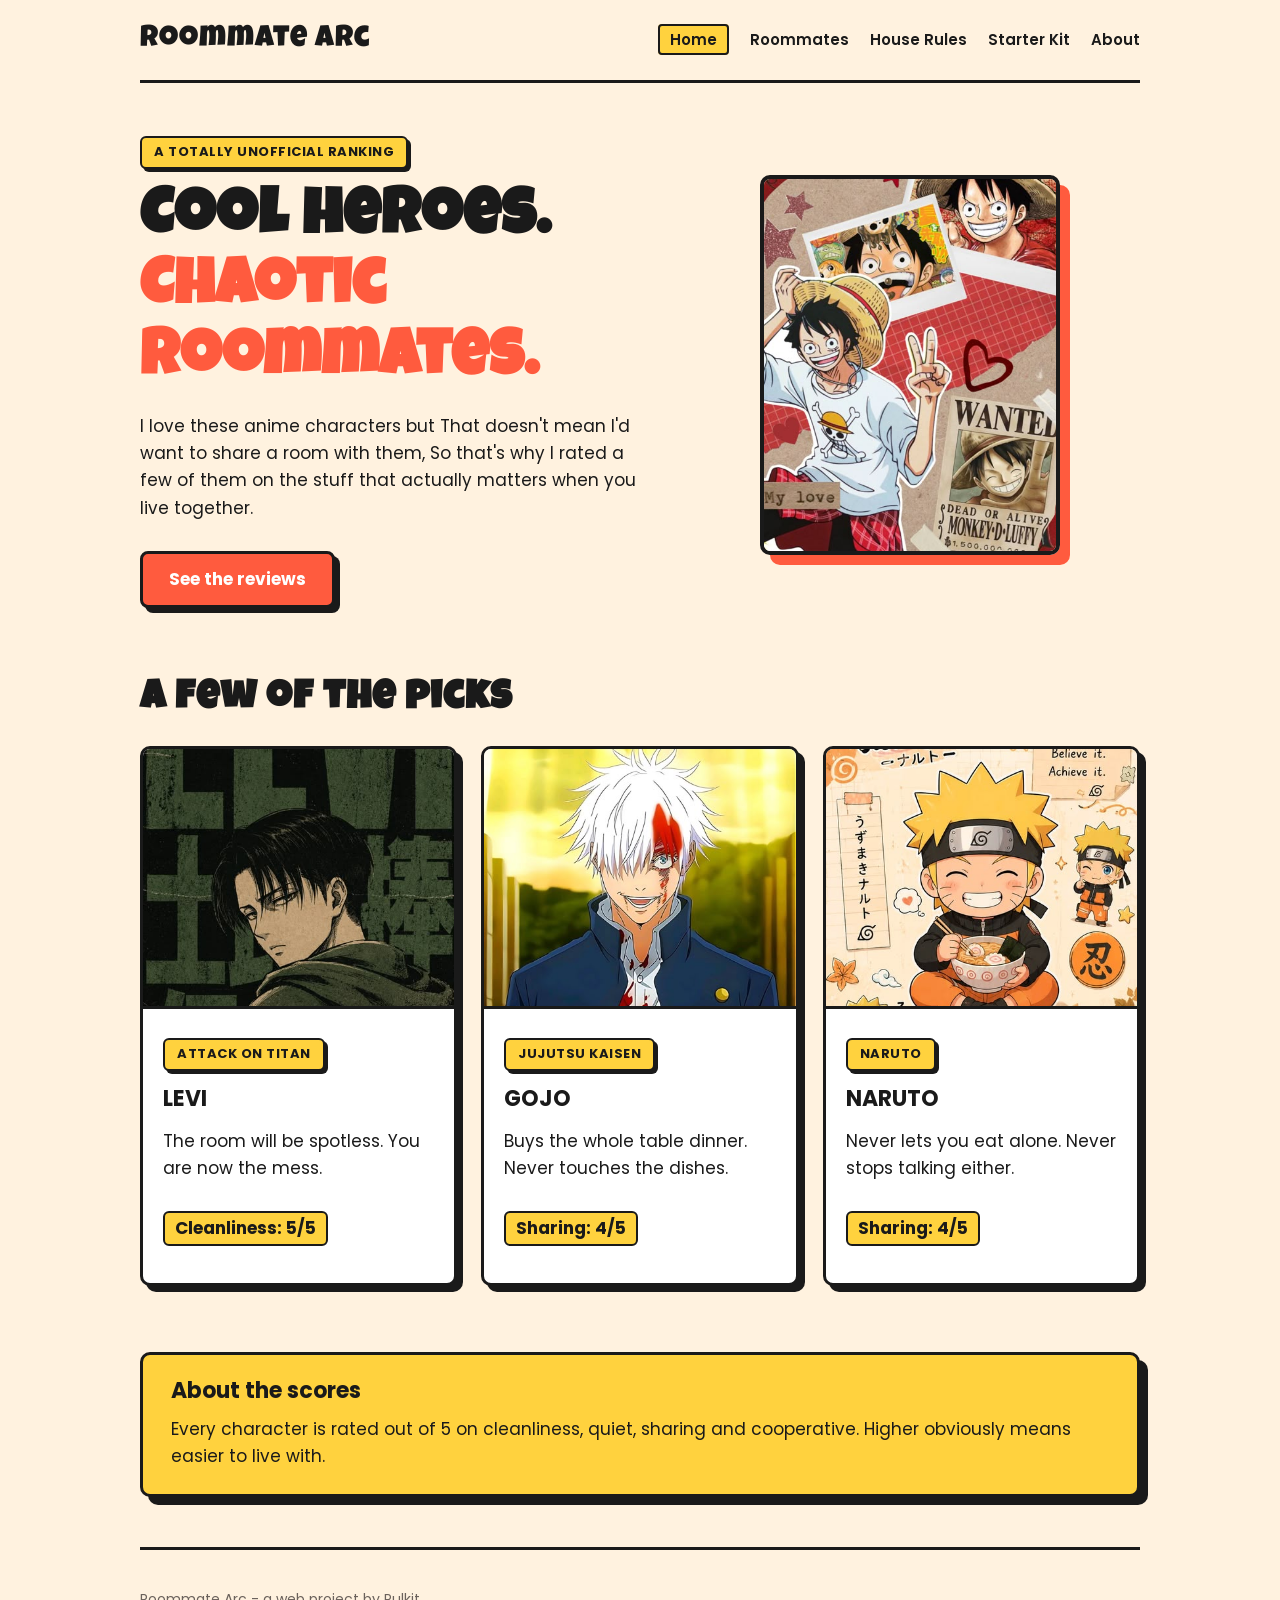
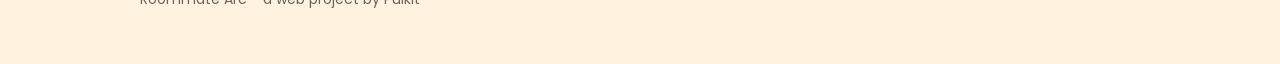
<file: index.html>
<!DOCTYPE html>
<html lang="en">
<head>
  <meta charset="UTF-8">
  <meta name="viewport" content="width=device-width, initial-scale=1.0">
  <title>Roommate Arc</title>
  <link rel="preconnect" href="https://fonts.googleapis.com">
  <link href="https://fonts.googleapis.com/css2?family=Luckiest+Guy&family=Poppins:wght@400;600;700&display=swap" rel="stylesheet">
  <link rel="stylesheet" href="style.css">
</head>
<body>

  <div class="navbar container">
    <a class="logo" href="index.html">Roommate Arc</a>
    <nav class="menu">
      <a class="active" href="index.html">Home</a>
      <a href="roommates.html">Roommates</a>
      <a href="rules.html">House Rules</a>
      <a href="starter-kit.html">Starter Kit</a>
      <a href="about.html">About</a>
    </nav>
  </div>

  <div class="container">

    <section class="hero">
      <div class="herotext">
        <p class="tag">A totally unofficial ranking</p>
        <h1>Cool heroes.<br><span class="highlight">Chaotic roommates.</span></h1>
        <p>I love these anime characters but That doesn't mean I'd want to share a room with them, So that's why I rated a few of them on the stuff that actually matters when you live together.</p>
        <a class="btn" href="roommates.html">See the reviews</a>
      </div>
      <div class="hero-img">
        <img src="assets/luffy.jpg" alt="Monkey D. Luffy">
      </div>
    </section>

    <section class="section">
      <h2 class="title">A few of the picks</h2>
      <div class="cards">
        <a class="card" href="roommates.html">
          <img class="photo" src="assets/levi.jpg" alt="Levi Ackerman">
          <div class="cardtext">
            <p class="tag">Attack on Titan</p>
            <h3>Levi</h3>
            <p>The room will be spotless. You are now the mess.</p>
            <p class="score">Cleanliness: 5/5</p>
          </div>
        </a>
        <a class="card" href="roommates.html">
          <img class="photo" src="assets/gojo.jpg" alt="Satoru Gojo">
          <div class="cardtext">
            <p class="tag">Jujutsu Kaisen</p>
            <h3>Gojo</h3>
            <p>Buys the whole table dinner. Never touches the dishes.</p>
            <p class="score">Sharing: 4/5</p>
          </div>
        </a>
        <a class="card" href="roommates.html">
          <img class="photo" src="assets/naruto.jpg" alt="Naruto Uzumaki">
          <div class="cardtext">
            <p class="tag">Naruto</p>
            <h3>Naruto</h3>
            <p>Never lets you eat alone. Never stops talking either.</p>
            <p class="score">Sharing: 4/5</p>
          </div>
        </a>
      </div>
    </section>

    <div class="note">
      <h3>About the scores</h3>
      <p>Every character is rated out of 5 on cleanliness, quiet, sharing and cooperative. Higher obviously means easier to live with.</p>
    </div>

  </div>

  <footer class="footer container">
    <p>Roommate Arc - a web project by Pulkit</p>
  </footer>

</body>
</html>
</file>
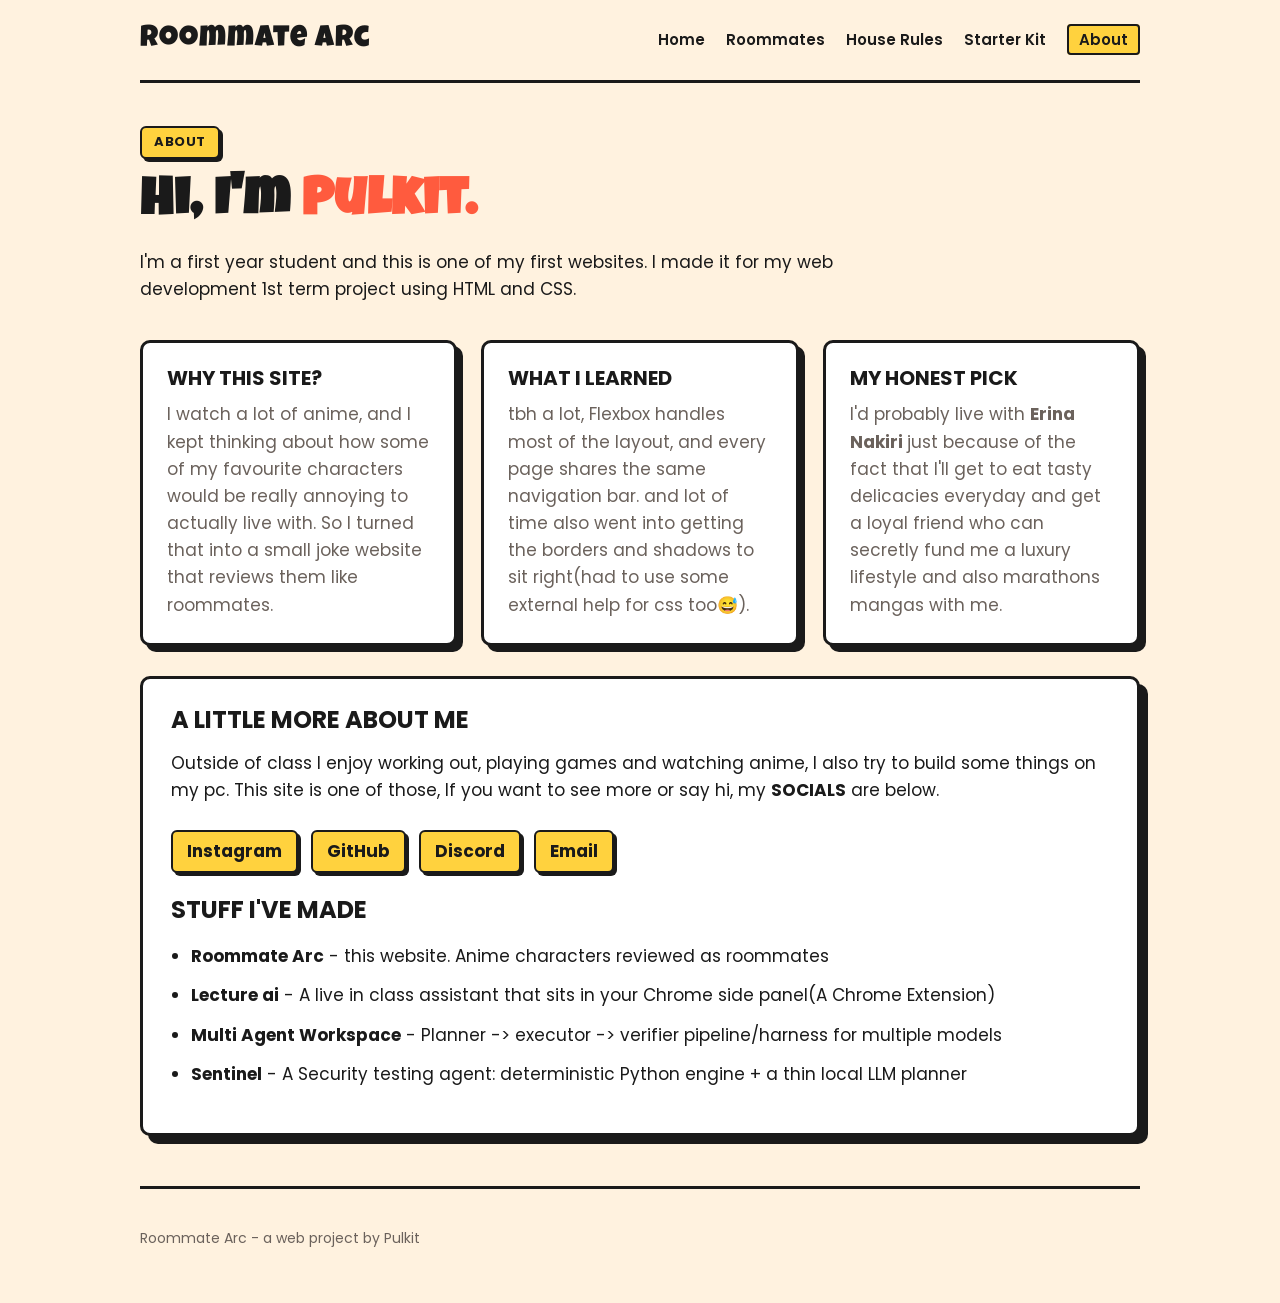
<file: about.html>
<!DOCTYPE html>
<html lang="en">
<head>
  <meta charset="UTF-8">
  <meta name="viewport" content="width=device-width, initial-scale=1.0">
  <title>About - Roommate Arc</title>
  <link rel="preconnect" href="https://fonts.googleapis.com">
  <link href="https://fonts.googleapis.com/css2?family=Luckiest+Guy&family=Poppins:wght@400;600;700&display=swap" rel="stylesheet">
  <link rel="stylesheet" href="style.css">
</head>
<body>

  <div class="navbar container">
    <a class="logo" href="index.html">Roommate Arc</a>
    <nav class="menu">
      <a href="index.html">Home</a>
      <a href="roommates.html">Roommates</a>
      <a href="rules.html">House Rules</a>
      <a href="starter-kit.html">Starter Kit</a>
      <a class="active" href="about.html">About</a>
    </nav>
  </div>

  <div class="container">

    <div class="intro">
      <p class="tag">About</p>
      <h1>Hi, I'm <span class="highlight">Pulkit.</span></h1>
      <p>I'm a first year student and this is one of my first websites. I made it for my web development 1st term project using HTML and CSS.</p>
    </div>

    <div class="about">
      <div class="infobox">
        <h2>Why this site?</h2>
        <p>I watch a lot of anime, and I kept thinking about how some of my favourite characters would be really annoying to actually live with. So I turned that into a small joke website that reviews them like roommates.</p>
      </div>
      <div class="infobox">
        <h2>What I learned</h2>
        <p>tbh a lot, Flexbox handles most of the layout, and every page shares the same navigation bar. and lot of time also went into getting the borders and shadows to sit right(had to use some external help for css too😅).</p>
      </div>
      <div class="infobox">
        <h2>My honest pick</h2>
        <p>I'd probably live with <b>Erina Nakiri </b>just because of the fact that I'll get to eat tasty delicacies everyday and get a loyal friend who can secretly fund me a luxury lifestyle and also marathons mangas with me.</p>
      </div>
    </div>

    <div class="me">
      <h2>A little more about me</h2>
      <p>Outside of class I enjoy working out, playing games and watching anime, I also try to build some things on my pc. This site is one of those, If you want to see more or say hi, my <b>SOCIALS</b> are below.</p>

      <div class="socials">
        <a href="https://www.instagram.com/ok_pulkit/">Instagram</a>
        <a href="https://github.com/0Pulkit0">GitHub</a>
        <a href="https://discord.com/users/1361421398366621918">Discord</a>
        <a href="mailto: pulkitmittal0123@gmail.com">Email</a>
      </div>

      <h2 style="margin-top: 24px;">Stuff I've made</h2>
      <ul class="projects">
        <li><b>Roommate Arc</b> - this website. Anime characters reviewed as roommates</li>
        <li><b>Lecture ai</b> - A live in class assistant that sits in your Chrome side panel(A Chrome Extension)</li>
        <li><b>Multi Agent Workspace</b> - Planner -> executor -> verifier pipeline/harness for multiple models</li>
        <li><b>Sentinel</b> - A Security testing agent: deterministic Python engine + a thin local LLM planner</li>
      </ul>
    </div>

  </div>

  <footer class="footer container">
    <p>Roommate Arc - a web project by Pulkit</p>
  </footer>

</body>
</html>
</file>
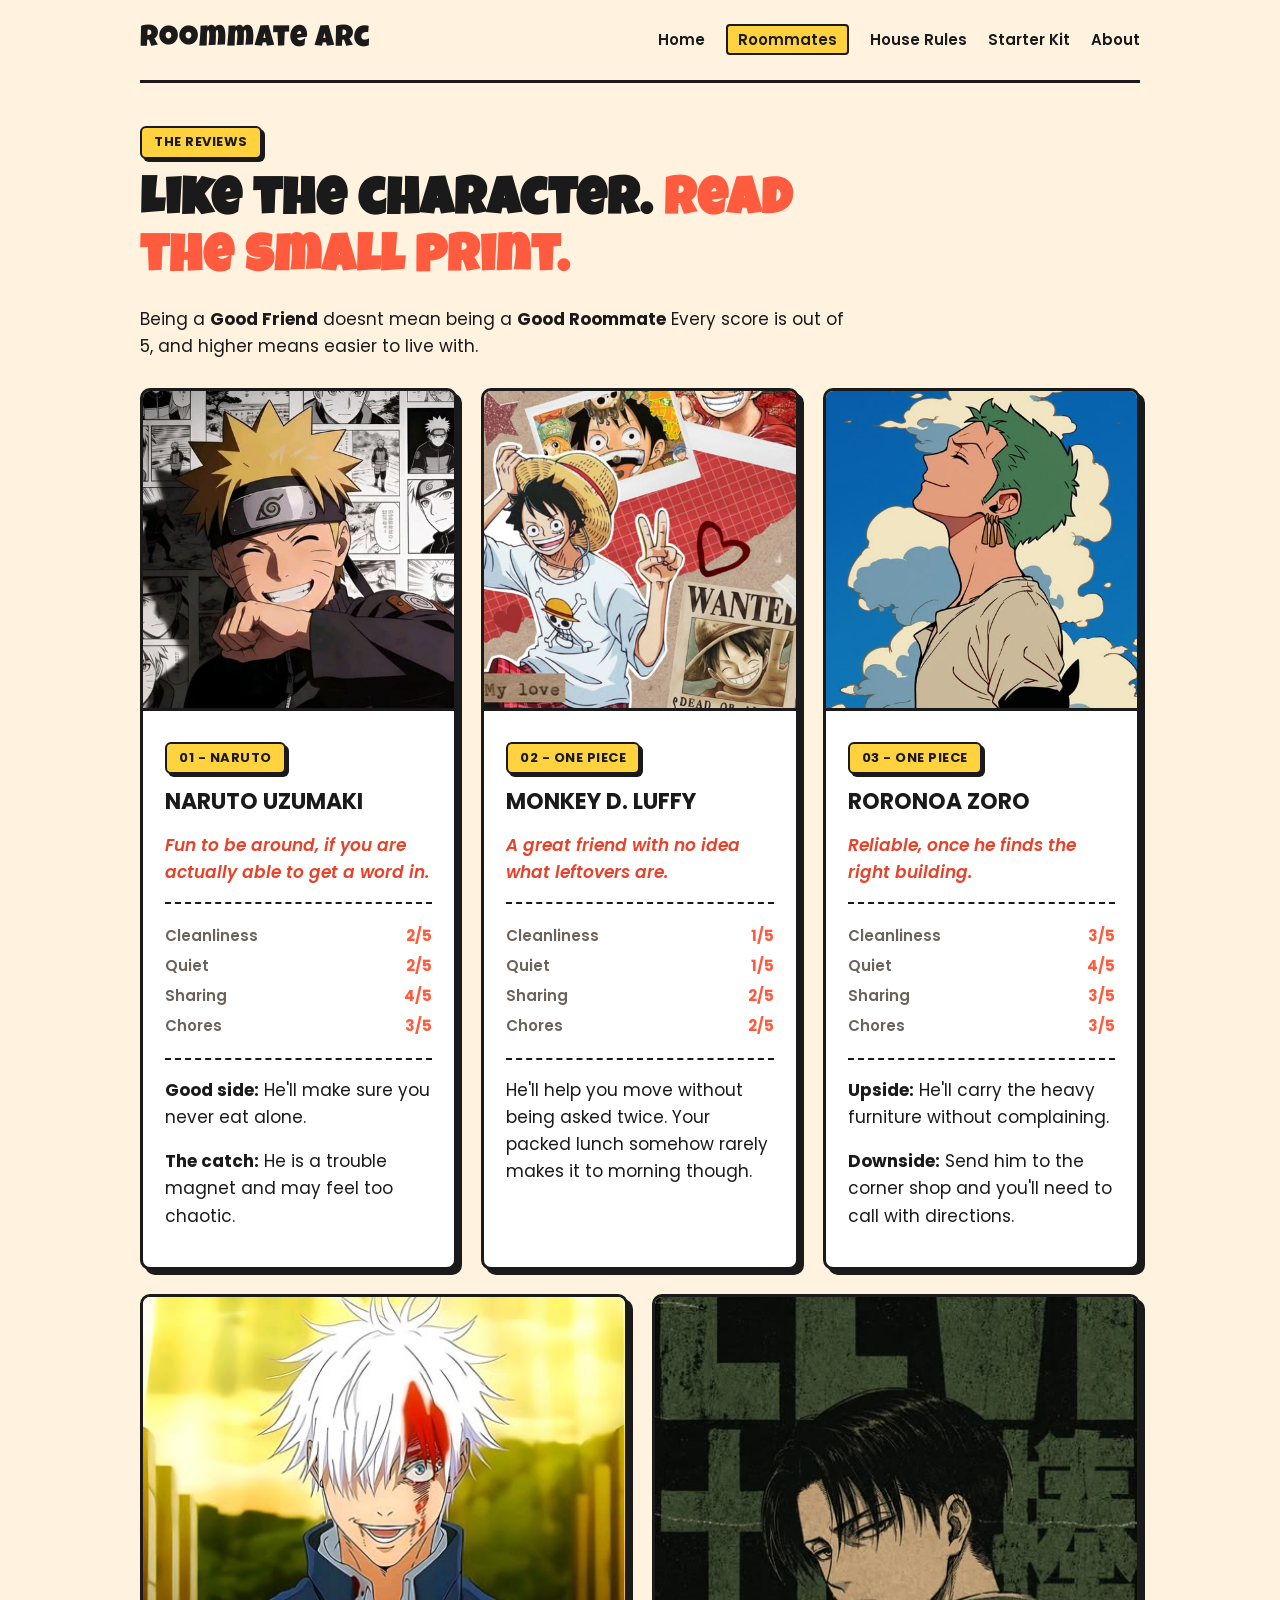
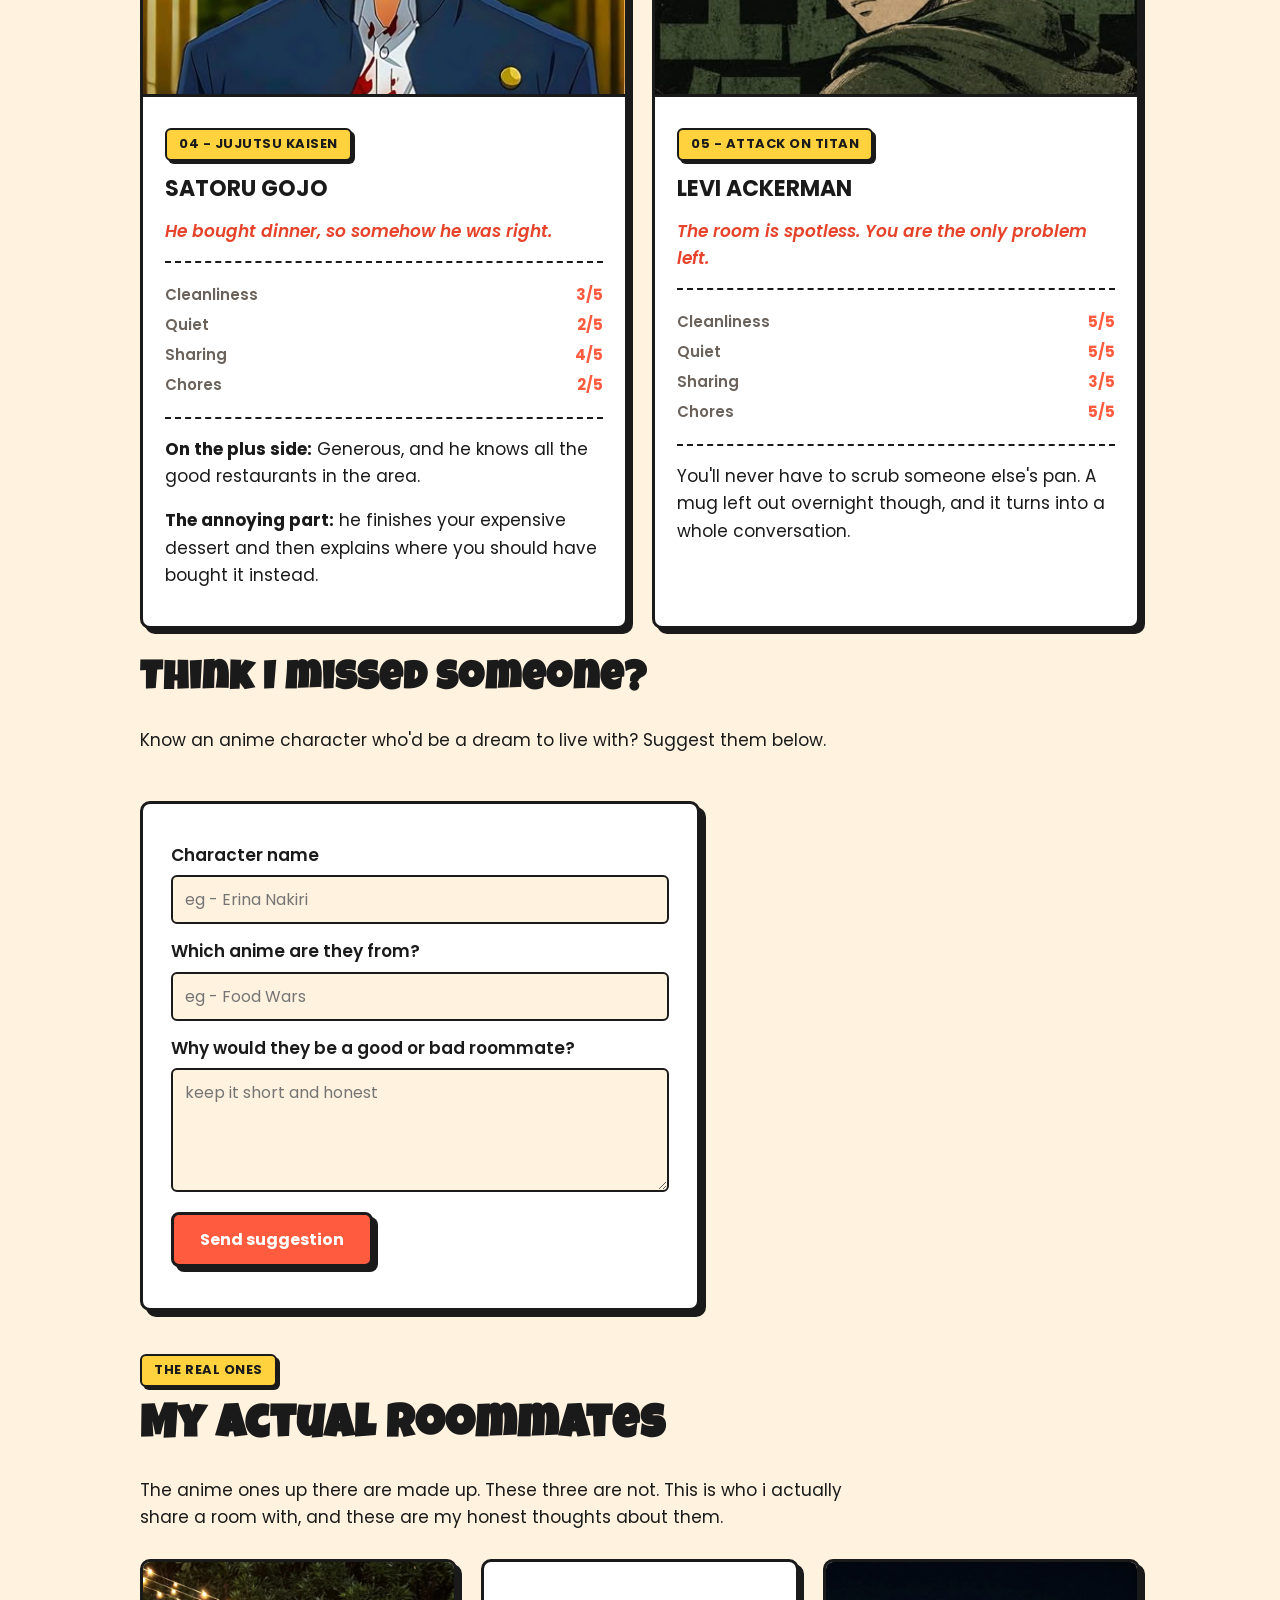
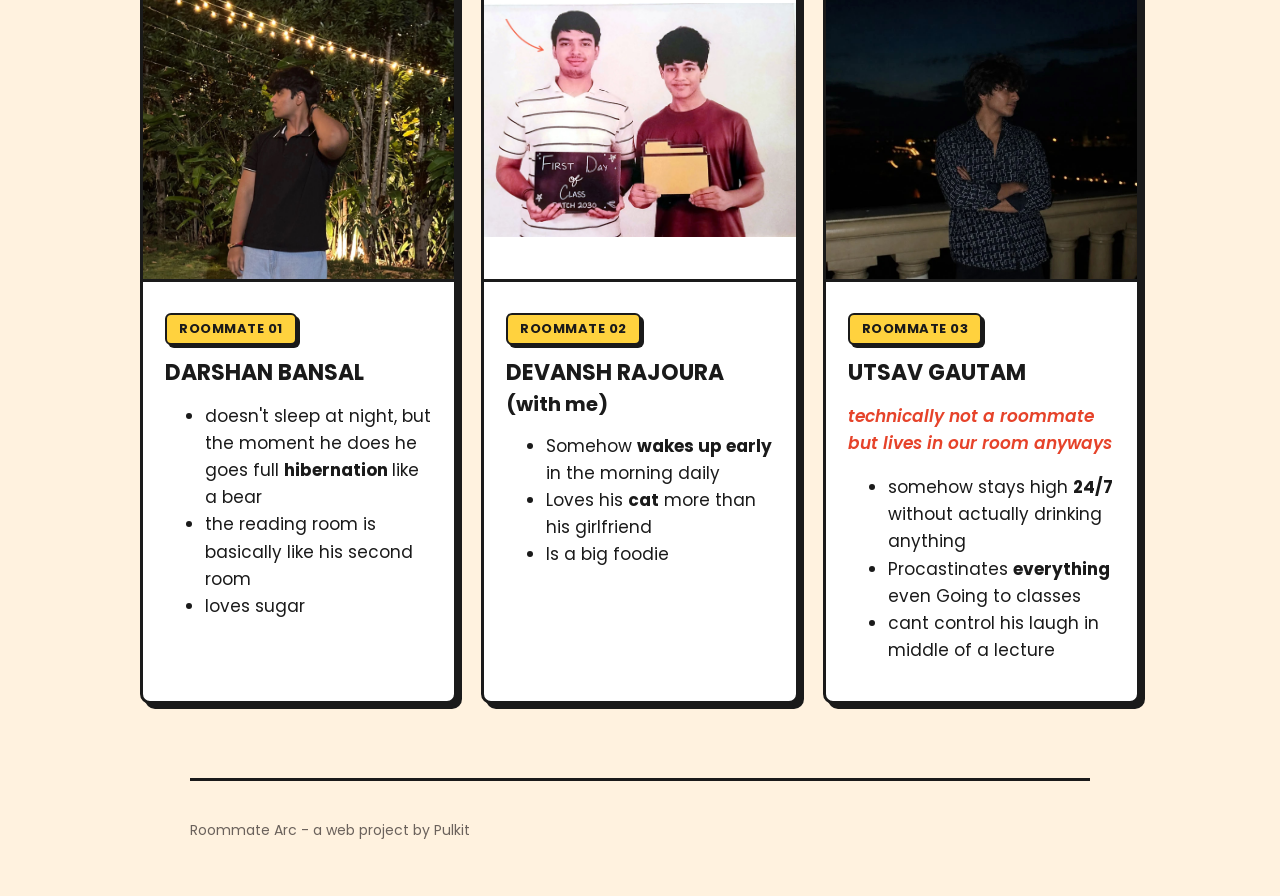
<file: roommates.html>
<!DOCTYPE html>
<html lang="en">
<head>
  <meta charset="UTF-8">
  <meta name="viewport" content="width=device-width, initial-scale=1.0">
  <title>Roommates - Roommate Arc</title>
  <link rel="preconnect" href="https://fonts.googleapis.com">
  <link href="https://fonts.googleapis.com/css2?family=Luckiest+Guy&family=Poppins:wght@400;600;700&display=swap" rel="stylesheet">
  <link rel="stylesheet" href="style.css">
</head>
<body>

  <div class="navbar container">
    <a class="logo" href="index.html">Roommate Arc</a>
    <nav class="menu">
      <a href="index.html">Home</a>
      <a class="active" href="roommates.html">Roommates</a>
      <a href="rules.html">House Rules</a>
      <a href="starter-kit.html">Starter Kit</a>
      <a href="about.html">About</a>
    </nav>
  </div>

  <div class="container">

    <div class="intro">
      <p class="tag">The reviews </p>
      <h1>Like the character. <span class="highlight">Read the small print.</span></h1>
      <p>Being a <b>Good Friend</b> doesnt mean being a <b>Good Roommate</b> Every score is out of 5, and higher means easier to live with.</p>
    </div>

    <div class="reviews">

      <div class="review">
        <img class="photo" src="assets/naruto2.jpg" alt="Naruto Uzumaki" style="object-position: top;">
        <div class="reviewbox">
          <p class="tag">01 - Naruto</p>
          <h2>Naruto Uzumaki</h2>
          <p class="verdict">Fun to be around, if you are actually able to get a word in.</p>
          <div class="ratings">
            <p class="rating"><span>Cleanliness</span><span>2/5</span></p>
            <p class="rating"><span>Quiet</span><span>2/5</span></p>
            <p class="rating"><span>Sharing</span><span>4/5</span></p>
            <p class="rating"><span>Chores</span><span>3/5</span></p>
          </div>
          <p><b>Good side:</b> He'll make sure you never eat alone.</p>
          <p><b>The catch:</b> He is a trouble magnet and may feel too chaotic.</p>
        </div>
      </div>

      <div class="review">
        <img class="photo" src="assets/luffy.jpg" alt="Monkey D. Luffy">
        <div class="reviewbox">
          <p class="tag">02 - One Piece</p>
          <h2>Monkey D. Luffy</h2>
          <p class="verdict">A great friend with no idea what leftovers are.</p>
          <div class="ratings">
            <p class="rating"><span>Cleanliness</span><span>1/5</span></p>
            <p class="rating"><span>Quiet</span><span>1/5</span></p>
            <p class="rating"><span>Sharing</span><span>2/5</span></p>
            <p class="rating"><span>Chores</span><span>2/5</span></p>
          </div>
          <p>He'll help you move without being asked twice. Your packed lunch somehow rarely makes it to morning though.</p>
        </div>
      </div>

      <div class="review">
        <img class="photo" src="assets/zoro.jpg" alt="Roronoa Zoro">
        <div class="reviewbox">
          <p class="tag">03 - One Piece</p>
          <h2>Roronoa Zoro</h2>
          <p class="verdict">Reliable, once he finds the right building.</p>
          <div class="ratings">
            <p class="rating"><span>Cleanliness</span><span>3/5</span></p>
            <p class="rating"><span>Quiet</span><span>4/5</span></p>
            <p class="rating"><span>Sharing</span><span>3/5</span></p>
            <p class="rating"><span>Chores</span><span>3/5</span></p>
          </div>
          <p><b>Upside:</b> He'll carry the heavy furniture without complaining.</p>
          <p><b>Downside:</b> Send him to the corner shop and you'll need to call with directions.</p>
        </div>
      </div>

      <div class="review">
        <img class="photo" src="assets/gojo.jpg" alt="Satoru Gojo" style="height: 400px;">
        <div class="reviewbox">
          <p class="tag">04 - Jujutsu Kaisen</p>
          <h2>Satoru Gojo</h2>
          <p class="verdict">He bought dinner, so somehow he was right.</p>
          <div class="ratings">
            <p class="rating"><span>Cleanliness</span><span>3/5</span></p>
            <p class="rating"><span>Quiet</span><span>2/5</span></p>
            <p class="rating"><span>Sharing</span><span>4/5</span></p>
            <p class="rating"><span>Chores</span><span>2/5</span></p>
          </div>
          <p><b>On the plus side:</b> Generous, and he knows all the good restaurants in the area.</p>
          <p><b>The annoying part:</b> he finishes your expensive dessert and then explains where you should have bought it instead.</p>
        </div>
      </div>

      <div class="review">
        <img class="photo" src="assets/levi.jpg" alt="Levi Ackerman" style="height: 400px;">
        <div class="reviewbox">
          <p class="tag">05 - Attack on Titan</p>
          <h2>Levi Ackerman</h2>
          <p class="verdict">The room is spotless. You are the only problem left.</p>
          <div class="ratings">
            <p class="rating"><span>Cleanliness</span><span>5/5</span></p>
            <p class="rating"><span>Quiet</span><span>5/5</span></p>
            <p class="rating"><span>Sharing</span><span>3/5</span></p>
            <p class="rating"><span>Chores</span><span>5/5</span></p>
          </div>
          <p>You'll never have to scrub someone else's pan. A mug left out overnight though, and it turns into a whole conversation.</p>
        </div>
      </div>

    </div>

    <div class="intro">
      <h2 class="title">Think I missed someone?</h2>
      <p>Know an anime character who'd be a dream to live with? Suggest them below.</p>
    </div>

    <form class="form" id="suggestForm">
      <input type="hidden" name="_subject" value="New roommate suggestion!">

      <label for="name">Character name</label>
      <input type="text" id="name" name="name" placeholder="eg - Erina Nakiri" required>

      <label for="anime">Which anime are they from?</label>
      <input type="text" id="anime" name="anime" placeholder="eg - Food Wars" required>

      <label for="why">Why would they be a good or bad roommate?</label>
      <textarea id="why" name="why" rows="4" placeholder="keep it short and honest" required></textarea>

      <button type="submit" class="btn">Send suggestion</button>
      <p id="formMsg" class="formmsg"></p>
    </form>

    <div class="intro">
      <p class="tag">the real ones</p>
      <h2 class="title" style="font-size: 46px;">My actual roommates</h2>
      <p>The anime ones up there are made up. These three are not. This is who i actually share a room with, and these are my honest thoughts about them.</p>
    </div>

    <div class="reviews">

      <div class="review">
        <img class="photo" src="assets/darshan.jpg" alt="Darshan Bansal" style="object-position: auto;">
        <div class="reviewbox">
          <p class="tag">Roommate 01</p>
          <h2>Darshan Bansal</h2>
          <ul>
            <li>doesn't sleep at night, but the moment he does he goes full <b> hibernation </b> like a bear</li>
            <li>the reading room is basically like his second room</li>
            <li>loves sugar</li>
          </ul>
        </div>
      </div>

      <div class="review">
        <img class="photo" src="assets/devansh.jpg" alt="Devansh Rajoura" style="object-fit: contain;">
        <div class="reviewbox">
          <p class="tag">Roommate 02</p>
          <h2>Devansh Rajoura</h2><h3>(with me)</h3>
          <ul>
            <li>Somehow <b>wakes up early </b> in the morning daily</li>
            <li>Loves his <b>cat</b> more than his girlfriend</li>
            <li>Is a big foodie</li>
          </ul>
        </div>
      </div>

      <div class="review">
        <img class="photo" src="assets/utsav.jpg" alt="Utsav Gautam" style="object-position: center 30%;">
        <div class="reviewbox">
          <p class="tag">Roommate 03</p>
          <h2>Utsav Gautam</h2>
          <p class="verdict">technically not a roommate but lives in our room anyways</p>
          <ul>
            <li>somehow stays high <b> 24/7 </b> without actually drinking anything</li>
            <li>Procastinates <b> everything </b> even Going to classes</li>
            <li>cant control his laugh in middle of a lecture</li>
          </ul>
        </div>
      </div>

  <footer class="footer container">
    <p>Roommate Arc - a web project by Pulkit</p>
  </footer>

  <script>
    const form = document.getElementById("suggestForm");
    const msg = document.getElementById("formMsg");

    form.addEventListener("submit", function (e) {
      e.preventDefault();

      const data = new FormData(form);

      fetch("https://formsubmit.co/ajax/pulkitmittal0123@gmail.com", {
        method: "POST",
        body: data
      })
        .then(function (res) {
          return res.json();
        })
        .then(function (data) {
          if (data.success === "true" || data.success === true) {
            form.reset();
            msg.textContent = "Thanks! Your suggestion has been sent.";
          } else {
            msg.textContent = "Something went wrong, please try again.";
          }
        })
        .catch(function () {
          msg.textContent = "Something went wrong, please try again.";
        });
    });
  </script>

</body>
</html>
</file>
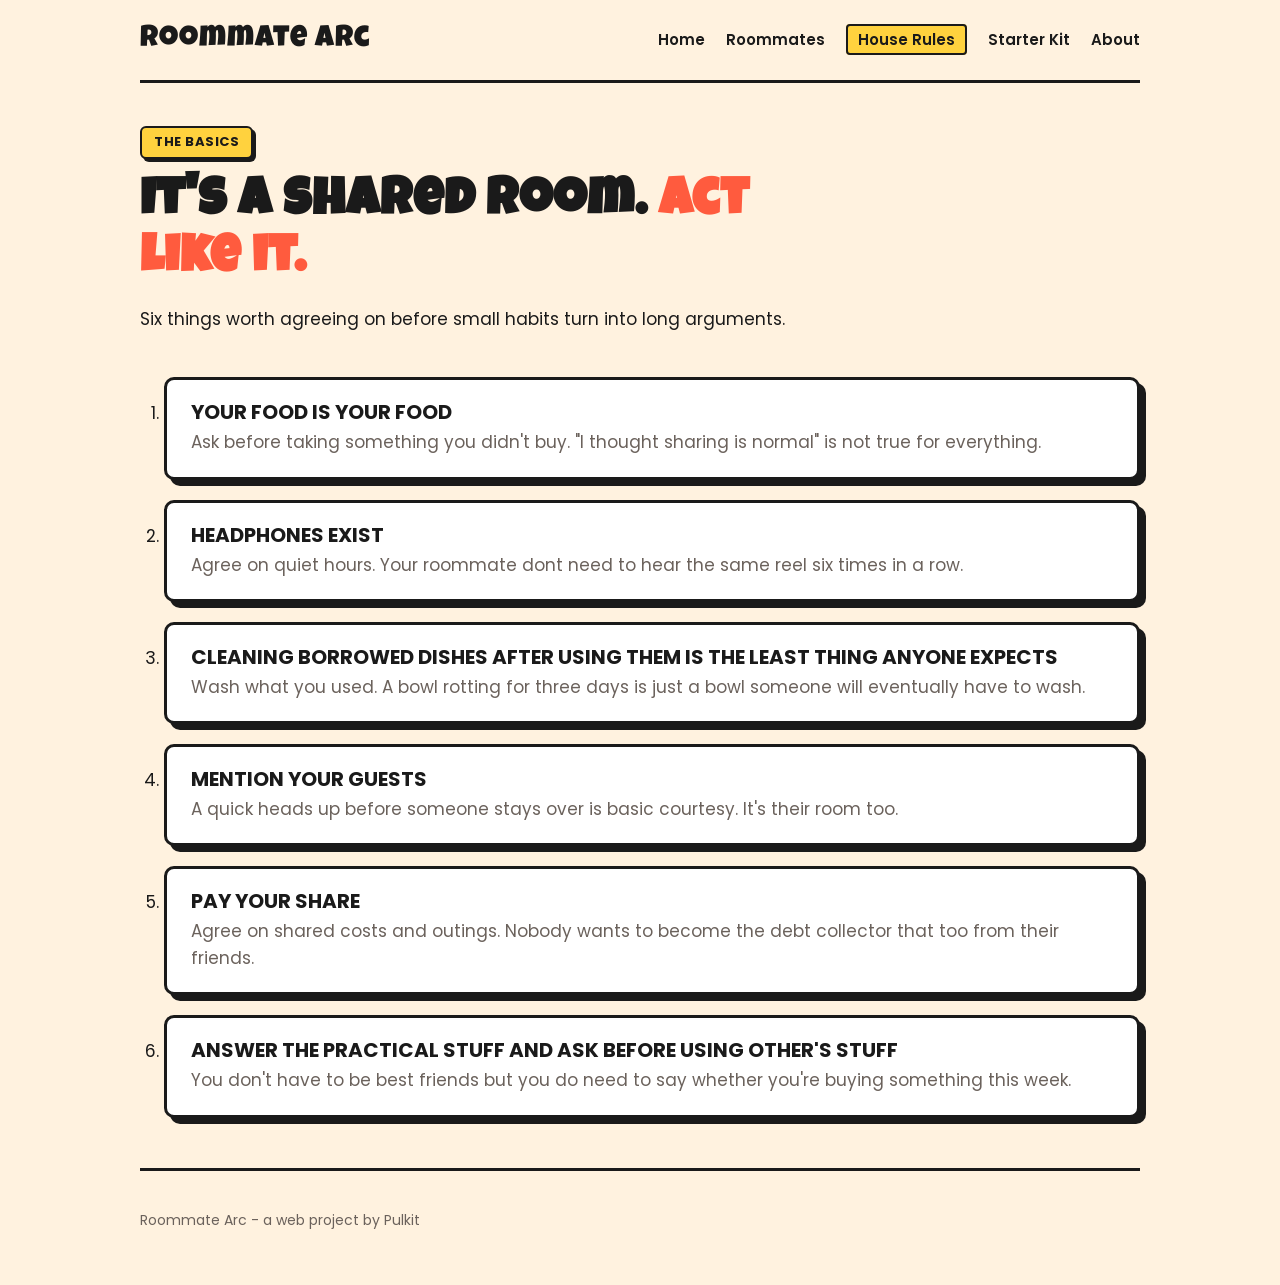
<file: rules.html>
<!DOCTYPE html>
<html lang="en">
<head>
  <meta charset="UTF-8">
  <meta name="viewport" content="width=device-width, initial-scale=1.0">
  <title>House Rules - Roommate Arc</title>
  <link rel="preconnect" href="https://fonts.googleapis.com">
  <link href="https://fonts.googleapis.com/css2?family=Luckiest+Guy&family=Poppins:wght@400;600;700&display=swap" rel="stylesheet">
  <link rel="stylesheet" href="style.css">
</head>
<body>

  <div class="navbar container">
    <a class="logo" href="index.html">Roommate Arc</a>
    <nav class="menu">
      <a href="index.html">Home</a>
      <a href="roommates.html">Roommates</a>
      <a class="active" href="rules.html">House Rules</a>
      <a href="starter-kit.html">Starter Kit</a>
      <a href="about.html">About</a>
    </nav>
  </div>

  <div class="container">

    <div class="intro">
      <p class="tag">The basics</p>
      <h1>It's a shared room. <span class="highlight">Act like it.</span></h1>
      <p>Six things worth agreeing on before small habits turn into long arguments.</p>
    </div>

    <ol class="rules">
      <li>
        <h2>Your food is your food</h2>
        <p>Ask before taking something you didn't buy. "I thought sharing is normal" is not true for everything.</p>
      </li>
      <li>
        <h2>Headphones exist</h2>
        <p>Agree on quiet hours. Your roommate dont need to hear the same reel six times in a row.</p>
      </li>
      <li>
        <h2>Cleaning borrowed dishes after using them is the least thing anyone expects</h2>
        <p>Wash what you used. A bowl rotting for three days is just a bowl someone will eventually have to wash.</p>
      </li>
      <li>
        <h2>Mention your guests</h2>
        <p>A quick heads up before someone stays over is basic courtesy. It's their room too.</p>
      </li>
      <li>
        <h2>Pay your share</h2>
        <p>Agree on shared costs and outings. Nobody wants to become the debt collector that too from their friends.</p>
      </li>
      <li>
        <h2>Answer the practical stuff and Ask before using other's stuff</h2>
        <p>You don't have to be best friends but you do need to say whether you're buying something this week.</p>
      </li>
    </ol>

  </div>

  <footer class="footer container">
    <p>Roommate Arc - a web project by Pulkit</p>
  </footer>

</body>
</html>
</file>
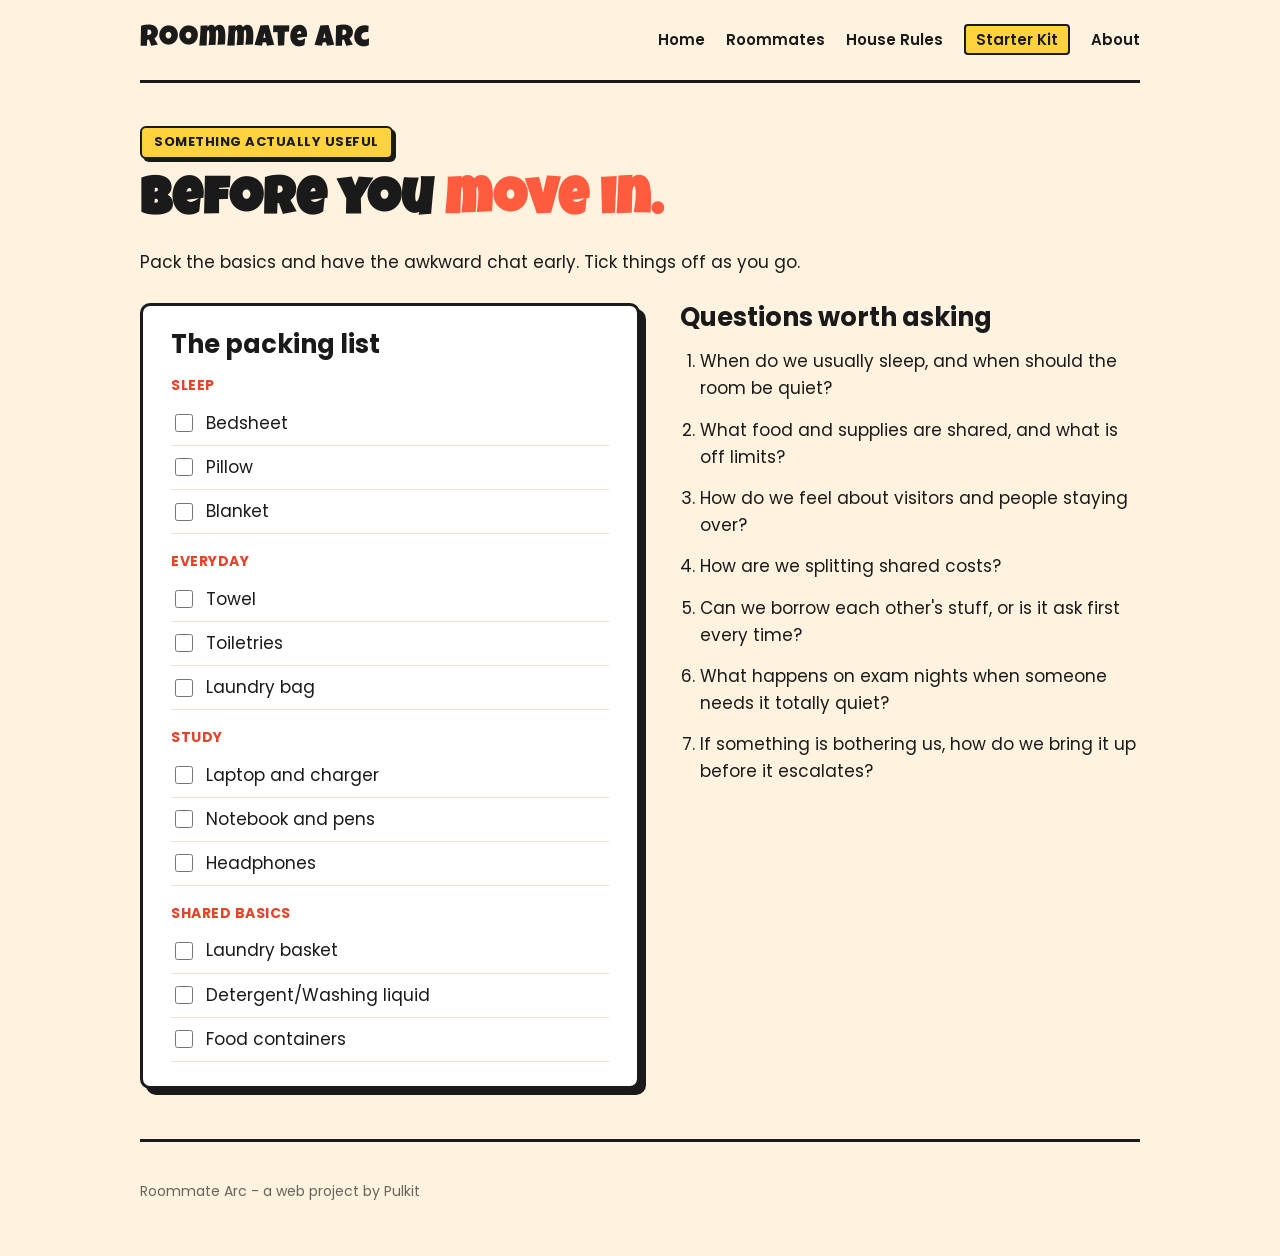
<file: starter-kit.html>
<!DOCTYPE html>
<html lang="en">
<head>
  <meta charset="UTF-8">
  <meta name="viewport" content="width=device-width, initial-scale=1.0">
  <title>Starter Kit - Roommate Arc</title>
  <link rel="preconnect" href="https://fonts.googleapis.com">
  <link href="https://fonts.googleapis.com/css2?family=Luckiest+Guy&family=Poppins:wght@400;600;700&display=swap" rel="stylesheet">
  <link rel="stylesheet" href="style.css">
</head>
<body>

  <div class="navbar container">
    <a class="logo" href="index.html">Roommate Arc</a>
    <nav class="menu">
      <a href="index.html">Home</a>
      <a href="roommates.html">Roommates</a>
      <a href="rules.html">House Rules</a>
      <a class="active" href="starter-kit.html">Starter Kit</a>
      <a href="about.html">About</a>
    </nav>
  </div>

  <div class="container">

    <div class="intro">
      <p class="tag">Something actually useful</p>
      <h1>Before you <span class="highlight">move in.</span></h1>
      <p>Pack the basics and have the awkward chat early. Tick things off as you go.</p>
    </div>

    <div class="kit">

      <div class="checklist">
        <h2>The packing list</h2>

        <h3>Sleep</h3>
        <label><input type="checkbox" id="bedsheet"> Bedsheet</label>
        <label><input type="checkbox" id="pillow"> Pillow</label>
        <label><input type="checkbox" id="blanket"> Blanket</label>

        <h3>Everyday</h3>
        <label><input type="checkbox" id="towel"> Towel</label>
        <label><input type="checkbox" id="toiletries"> Toiletries</label>
        <label><input type="checkbox" id="laundrybag"> Laundry bag</label>

        <h3>Study</h3>
        <label><input type="checkbox" id="laptop"> Laptop and charger</label>
        <label><input type="checkbox" id="notebook"> Notebook and pens</label>
        <label><input type="checkbox" id="headphones"> Headphones</label>

        <h3>Shared basics</h3>
        <label><input type="checkbox" id="cloth"> Laundry basket</label>
        <label><input type="checkbox" id="binbags"> Detergent/Washing liquid</label>
        <label><input type="checkbox" id="containers"> Food containers</label>
      </div>

      <div class="questions">
        <h2>Questions worth asking</h2>
        <ol>
          <li>When do we usually sleep, and when should the room be quiet?</li>
          <li>What food and supplies are shared, and what is off limits?</li>
          <li>How do we feel about visitors and people staying over?</li>
          <li>How are we splitting shared costs?</li>
          <li>Can we borrow each other's stuff, or is it ask first every time?</li>
          <li>What happens on exam nights when someone needs it totally quiet?</li>
          <li>If something is bothering us, how do we bring it up before it escalates?</li>
        </ol>
      </div>

    </div>

  </div>

  <footer class="footer container">
    <p>Roommate Arc - a web project by Pulkit</p>
  </footer>

</body>
</html>
</file>
<file: style.css>
* {
  box-sizing: border-box;
}

body {
  margin: 0;
  background-color: #fff2df;
  color: #1a1a1a;
  font-family: "Poppins", Arial, sans-serif;
  font-size: 17px;
  line-height: 1.6;
}

img {
  display: block;
  max-width: 100%;
}

h1, h2, h3 {
  margin: 0 0 12px 0;
  line-height: 1.1;
}

.logo,
h1,
.title {
  font-family: "Luckiest Guy", "Poppins", sans-serif;
  letter-spacing: 1px;
}

h1 {
  font-size: 58px;
}

a {
  color: #e6432a;
}

.container {
  width: 90%;
  max-width: 1000px;
  margin: 0 auto;
}

.navbar {
  display: flex;
  justify-content: space-between;
  align-items: center;
  flex-wrap: wrap;
  gap: 12px;
  padding: 16px 0;
  border-bottom: 3px solid #1a1a1a;
}

.logo {
  font-size: 30px;
  color: #1a1a1a;
  text-decoration: none;
}

.menu a {
  margin-left: 16px;
  font-size: 15px;
  font-weight: 600;
  color: #1a1a1a;
  text-decoration: none;
}

.menu a:hover {
  color: #ff5b3e;
}

.menu a.active {
  background-color: #ffd23e;
  border: 2px solid #1a1a1a;
  border-radius: 4px;
  padding: 3px 10px;
}

.tag {
  display: inline-block;
  background-color: #ffd23e;
  color: #1a1a1a;
  border: 2px solid #1a1a1a;
  font-size: 13px;
  font-weight: 700;
  text-transform: uppercase;
  letter-spacing: 0.5px;
  padding: 4px 12px;
  border-radius: 6px;
  box-shadow: 3px 3px 0 #1a1a1a;
  margin-bottom: 16px;
}

.highlight {
  color: #ff5b3e;
}

.btn {
  display: inline-block;
  background-color: #ff5b3e;
  color: #fff;
  text-decoration: none;
  font-weight: 700;
  border: 3px solid #1a1a1a;
  border-radius: 8px;
  padding: 12px 26px;
  margin-top: 12px;
  box-shadow: 5px 5px 0 #1a1a1a;
}

.btn:hover {
  background-color: #e6432a;
  transform: translate(2px, 2px);
  box-shadow: 3px 3px 0 #1a1a1a;
}

.hero {
  display: flex;
  flex-wrap: wrap;
  align-items: center;
  gap: 40px;
  padding: 40px 0;
}

.herotext {
  flex: 1 1 320px;
}

.herotext h1 {
  font-size: 64px;
}

.hero-img {
  flex: 1 1 280px;
  display: flex;
  justify-content: center;
}

.hero-img img {
  width: 300px;
  height: 380px;
  object-fit: cover;
  object-position: center;
  border: 4px solid #1a1a1a;
  border-radius: 10px;
  box-shadow: 10px 10px 0 #ff5b3e;
}

.section {
  padding: 30px 0;
}


.title {
  font-size: 40px;
  margin-bottom: 24px;
}

.cards {
  display: flex;
  flex-wrap: wrap;
  gap: 24px;
}

.card {
  flex: 1 1 240px;
  text-decoration: none;
  color: #1a1a1a;
  background-color: #fff;
  border: 3px solid #1a1a1a;
  border-radius: 10px;
  box-shadow: 6px 6px 0 #1a1a1a;
  overflow: hidden;
}

.card:hover {
  transform: translate(3px, 3px);
  box-shadow: 3px 3px 0 #1a1a1a;
}

.photo {
  width: 100%;
  height: 260px;
  object-fit: cover;
  object-position: center;
  border-bottom: 3px solid #1a1a1a;
}

.cardtext {
  padding: 16px 20px 20px 20px;
}

.card h3 {
  font-size: 22px;
  margin: 0 0 8px 0;
  text-transform: uppercase;
}

.card .score {
  display: inline-block;
  margin-top: 12px;
  background-color: #ffd23e;
  border: 2px solid #1a1a1a;
  border-radius: 6px;
  padding: 2px 10px;
  font-weight: 700;
}

.note {
  background-color: #ffd23e;
  border: 3px solid #1a1a1a;
  border-radius: 10px;
  box-shadow: 8px 8px 0 #1a1a1a;
  padding: 24px 28px;
  margin: 36px 0;
}

.note h3 {
  font-size: 22px;
}
.note p {
  margin: 0px;
}

.intro {
  max-width: 720px;
  padding: 30px 0 10px 0;
}

.intro h1 {
  font-size: 52px;
}

.reviews {
  display: flex;
  flex-wrap: wrap;
  gap: 24px;
}

.review {
  flex: 1 1 300px;
  background-color: #ffffff;
  border: 3px solid #1a1a1a;
  border-radius: 10px;
  box-shadow: 5px 5px 0 #1a1a1a;
  overflow: hidden;
}

.review .photo {
  height: 320px;
}

.reviewbox {
  padding: 18px 22px 20px 22px;
}

.review h2 {
  font-size: 22px;
  margin: 0 0 8px 0;
  text-transform: uppercase;
}

.verdict {
    color: #e6432a;
    font-weight: 600;
    font-style: italic;
    margin-bottom: 14px;
}

.ratings {
  margin: 16px 0;
  padding: 14px 0;
  border-top: 2px dashed #1a1a1a;
  border-bottom: 2px dashed #1a1a1a;
}

.rating {
  display: flex;
  justify-content: space-between;
  margin: 6px 0;
  font-size: 15px;
}

.rating span:first-child {
  color: #6b625c;
  font-weight: 600;
}

.rating span:last-child {
  color: #ff5b3e;
  font-weight: 700;
}

.form {
  background-color: #ffffff;
  border: 3px solid #1a1a1a;
  border-radius: 10px;
  box-shadow: 6px 6px 0 #1a1a1a;
  padding: 24px 28px;
  max-width: 560px;
  margin-top: 20px;
}

.form label {
  display: block;
  font-weight: 600;
  margin: 14px 0 6px 0;
}

.form input,
.form textarea {
  width: 100%;
  font-family: "Poppins", Arial, sans-serif;
  font-size: 16px;
  color: #1a1a1a;
  background-color: #fff2df;
  border: 2px solid #1a1a1a;
  border-radius: 6px;
  padding: 10px 12px;
}

.form textarea {
  resize: vertical;
}

.form button {
  font-family: "Poppins", Arial, sans-serif;
  font-size: 16px;
  cursor: pointer;
}

.formmsg {
  margin-top: 14px;
  font-weight: 600;
  color: #e6432a;
}

.rules {
  padding-left: 24px;
}

.rules li {
  background-color: #ffffff;
  border: 3px solid #1a1a1a;
  border-radius: 10px;
  box-shadow: 6px 6px 0 #1a1a1a;
  padding: 20px 24px;
  margin-bottom: 20px;
}

.rules h2 {
  font-size: 20px;
  margin-bottom: 6px;
  text-transform: uppercase;
}

.rules p {
  margin:0;
  color: #6b625c;
}

.kit {
  display:flex;
  flex-wrap: wrap;
  gap: 40px;
}

.checklist {
  flex: 1 1 320px;
  background-color: #fff;
  border: 3px solid #1a1a1a;
  border-radius: 10px;
  box-shadow: 6px 6px 0 #1a1a1a;
  padding: 24px 28px;
}

.questions {
  flex: 1 1 280px;
}

.checklist h3 {
  color: #e6432a;
  font-size: 14px;
  text-transform: uppercase;
  letter-spacing: 0.5px;
  margin: 20px 0 8px 0;
}

.checklist label {
  display: flex;
  align-items: center;
  gap: 10px;
  padding: 8px 0;
  border-bottom: 1px solid #f0e2d0;
  cursor: pointer;
}

.checklist input {
  width: 18px;
  height: 18px;
}

.questions ol {
  padding-left: 20px;
}

.questions li {
  margin-bottom: 14px;
}

.about {
  display: flex;
  flex-wrap: wrap;
  gap: 24px;
  margin-top: 10px;
}

.infobox {
  flex: 1 1 300px;
  background-color: #ffffff;
  border: 3px solid #1a1a1a;
  border-radius: 10px;
  box-shadow: 6px 6px 0 #1a1a1a;
  padding: 24px;
}

.infobox h2 {
  font-size: 20px;
  text-transform: uppercase;
}

.infobox p {
  margin: 0;
  color: #6b625c;
}

.me {
  background-color: white;
  border: 3px solid #1a1a1a;
  border-radius: 10px;
  box-shadow: 8px 8px 0 #1a1a1a;
  padding: 28px;
  margin-top: 30px;
}

.me h2 {
  font-size: 24px;
  text-transform: uppercase;
}

.socials a {
  display: inline-block;
  background-color: #ffd23e;
  color: #1a1a1a;
  text-decoration: none;
  font-weight: 700;
  border: 2px solid #1a1a1a;
  border-radius: 6px;
  padding: 6px 14px;
  margin: 8px 8px 0 0;
  box-shadow: 3px 3px 0 #1a1a1a;
}

.socials a:hover {
  transform: translate(2px, 2px);
  box-shadow: 1px 1px 0 #1a1a1a;
}

.projects {
  margin-top: 20px;
  padding-left: 20px;
}

.projects li {
  margin-bottom: 12px;
}

.footer {
  margin-top: 50px;
  padding: 24px 0 40px 0;
  border-top: 3px solid #1A1A1A;
  color: #6b625c;
  font-size: 14px;
}

@media (max-width: 700px) {
  h1 {
    font-size: 40px;
  }

  .herotext h1 {
    font-size: 44px;
  }

  .intro h1 {
    font-size: 36px;
  }

  .navbar {
    flex-direction: column;
    align-items: flex-start;
  }

  .menu a {
    margin-left: 0;
    margin-right: 14px;
  }

  .hero {
    padding: 20px 0;
  }

  .hero-img img {
    width: 240px;
    height: 300px;
  }
}
</file>
